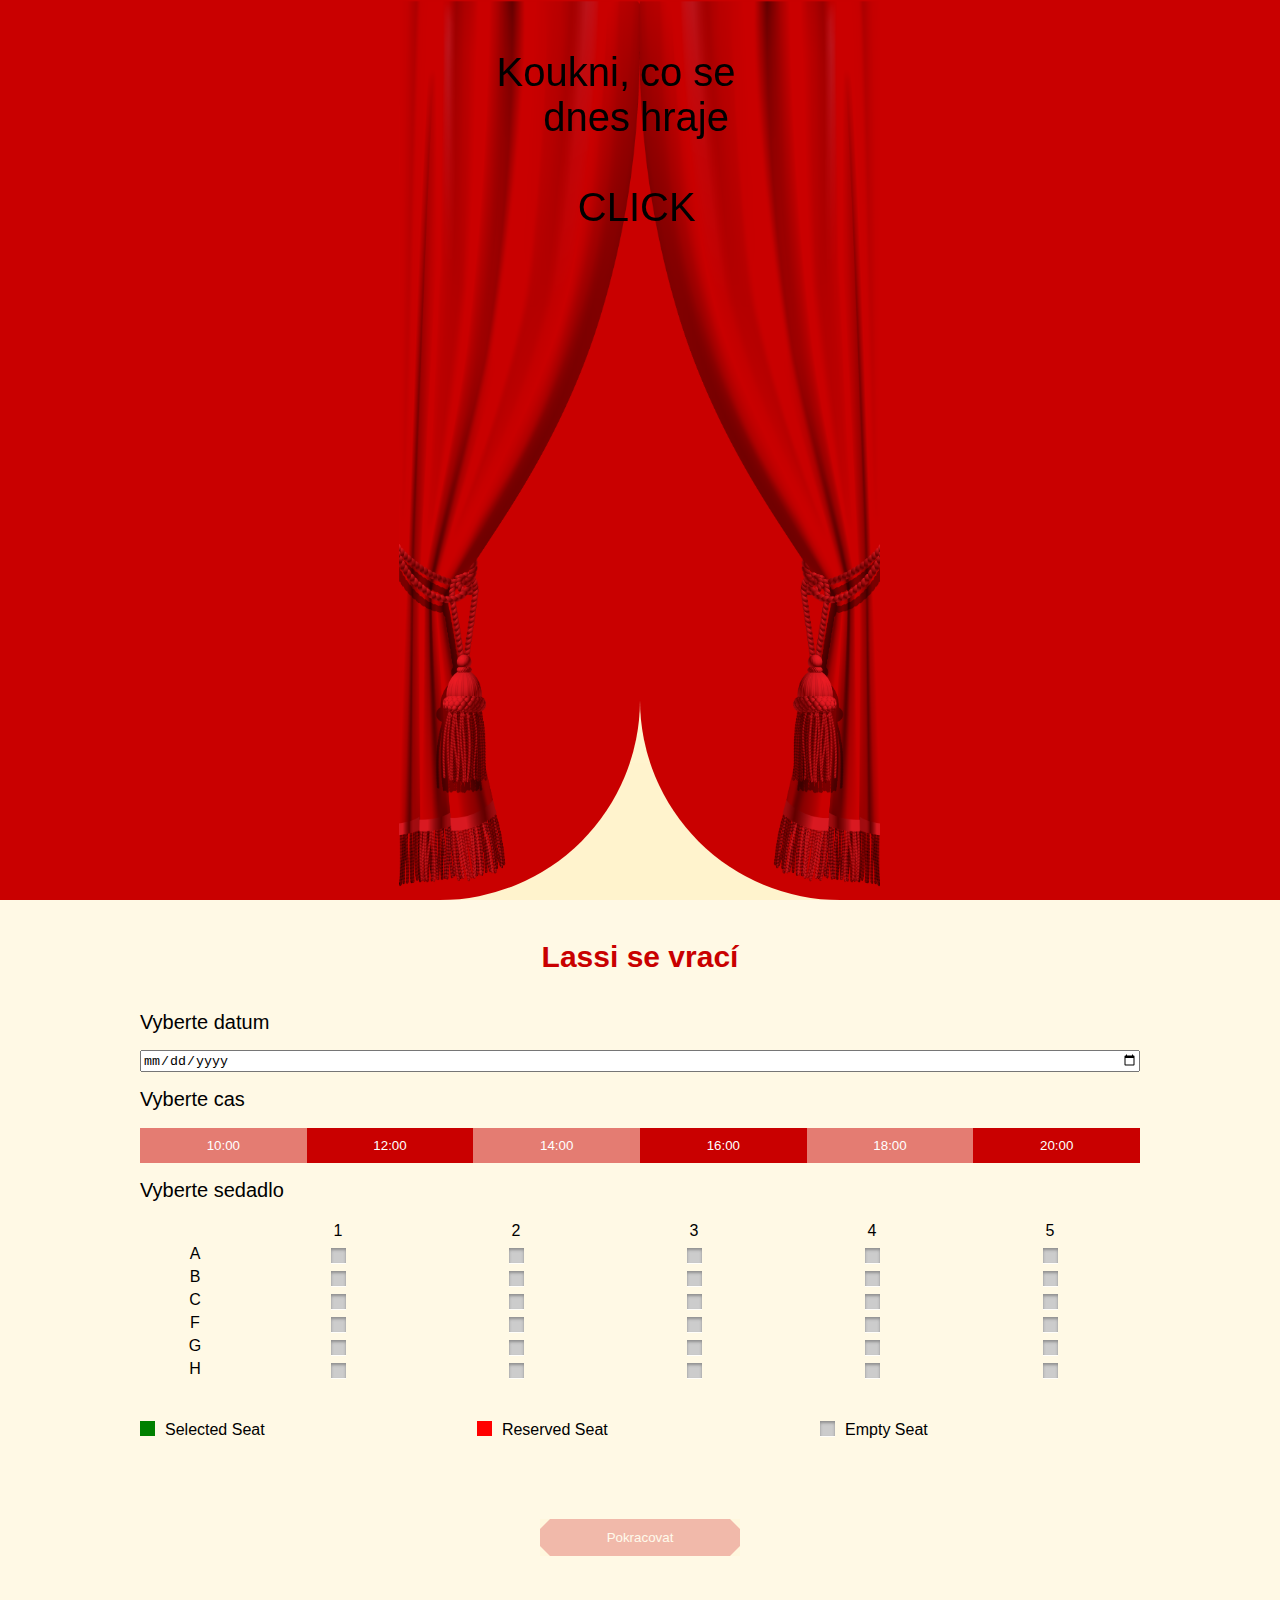
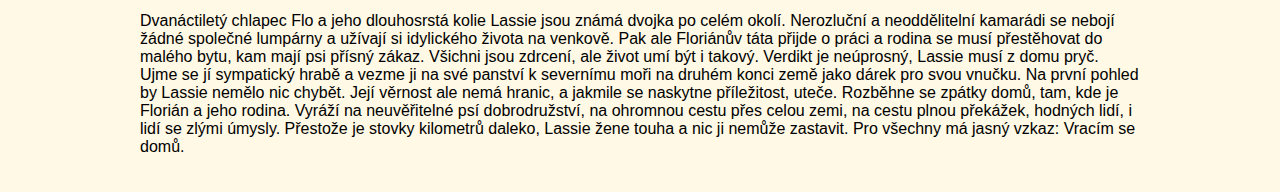
<file: task 2 NOK/index.html>
<!DOCTYPE html>
<html lang="cs">

<head>
    <meta charset="utf-8">
    <meta name="viewport" content="width=device-width, initial-scale=1">
    <title>Witty</title>
    <link rel="stylesheet" href="./style.css">
</head>

<body>
<!-- <body onload="onLoaderFunc()"> -->

<!-- The parent component -->
<div class="curtain">
	
  <!-- The component wrapper -->
  <div class="curtain__wrapper">
     
    <!-- The checkbox hack! -->
    <input type="checkbox" checked class="hidden-checkbox" id="moveCurtains">
    
    <!-- The left curtain panel -->
    <div class="curtain__panel curtain__panel--left">
      <p class="curtain-text"><span>Koukni,</span><br><span>dnes</span><br><br>CLI</p>
    </div> <!-- curtain__panel -->
    
    <!-- The prize behind the curtain panels -->
    <div class="curtain__prize">
      <iframe width="560" height="315" src="https://www.youtube.com/embed/c1P44Qr6gyI?autoplay=1&mute=1&controls=0&loop=1" title="YouTube video player" frameborder="0" allow="accelerometer; autoplay; clipboard-write; encrypted-media; gyroscope; picture-in-picture" allowfullscreen></iframe>
    </div> <!-- curtain__prize -->
    
    <!-- The right curtain panel -->
    <div class="curtain__panel curtain__panel--right">
      <p class="curtain-text">co se <br>hraje<br><br>CK</p>
    </div> <!-- curtain__panel -->
    
  </div> <!-- curtain__wrapper -->
  
</div> <!-- curtain -->


<section>
  
  <h1>Lassi se vrací</h1>

  <h2>Vyberte datum</h2>
  <input type="date" id="date" required>
  
  <h2>Vyberte cas</h2>
<div class="d-flex">
  <button type="button" value="10:00" class="time">10:00</button>
  <button type="button" value="12:00" class="time">12:00</button>
  <button type="button" value="14:00" class="time">14:00</button>
  <button type="button" value="16:00" class="time">16:00</button>
  <button type="button" value="18:00" class="time">18:00</button>
  <button type="button" value="20:00" class="time">20:00</button>
</div>

  <h2>Vyberte sedadlo</h2>
  <table id="seatsBlock" class="seatsBlock">
    
    <tr>
      <td></td>
      <td>1</td>
      <td>2</td>
      <td>3</td>
      <td>4</td>
      <td>5</td>
    </tr>
    
    <tr>
      <td>A</td>
      <td><input type="checkbox" class="seats" value="A1"></td>
      <td><input type="checkbox" class="seats" value="A2"></td>
      <td><input type="checkbox" class="seats" value="A3"></td>
      <td><input type="checkbox" class="seats" value="A4"></td>
      <td><input type="checkbox" class="seats" value="A5"></td>
      
     <tr>
       <td>B</td>
       <td><input type="checkbox" class="seats" value="B1"></td>
       <td><input type="checkbox" class="seats" value="B2"></td>
       <td><input type="checkbox" class="seats" value="B3"></td>
       <td><input type="checkbox" class="seats" value="B4"></td>
       <td><input type="checkbox" class="seats" value="B5"></td>
      </tr>
      
      <tr>
        <td>C</td>
        <td><input type="checkbox" class="seats" value="C1"></td>
        <td><input type="checkbox" class="seats" value="C2"></td>
        <td><input type="checkbox" class="seats" value="C3"></td>
        <td><input type="checkbox" class="seats" value="C4"></td>
        <td><input type="checkbox" class="seats" value="C5"></td>
      </tr>
      
      <tr>
       <td>F</td>
       <td><input type="checkbox" class="seats" value="F1"></td>
       <td><input type="checkbox" class="seats" value="F2"></td>
       <td><input type="checkbox" class="seats" value="F3"></td>
       <td><input type="checkbox" class="seats" value="F4"></td>
       <td><input type="checkbox" class="seats" value="F5"></td>
   </tr>
   
   <tr>
     <td>G</td>
       <td><input type="checkbox" class="seats" value="G1"></td>
       <td><input type="checkbox" class="seats" value="G2"></td>
       <td><input type="checkbox" class="seats" value="G3"></td>
       <td><input type="checkbox" class="seats" value="G4"></td>
       <td><input type="checkbox" class="seats" value="G5"></td>
   </tr>
     
   <tr>
       <td>H</td>
       <td><input type="checkbox" class="seats" value="H1"></td>
       <td><input type="checkbox" class="seats" value="H2"></td>
       <td><input type="checkbox" class="seats" value="H3"></td>
       <td><input type="checkbox" class="seats" value="H4"></td>
       <td><input type="checkbox" class="seats" value="H5"></td>
      </tr>      
      
    </table>
    <div class="d-flex">
      <div class="smallBox greenBox">Selected Seat</div> <br/>
      <div class="smallBox redBox">Reserved Seat</div><br/>
      <div class="smallBox emptyBox">Empty Seat</div><br/>
    </div>
    

  
  <button id="send" class="send">Pokracovat</button>
  <p>Dvanáctiletý chlapec Flo a jeho dlouhosrstá kolie Lassie jsou známá dvojka po celém okolí. Nerozluční a neoddělitelní kamarádi se nebojí žádné společné lumpárny a užívají si idylického života na venkově. Pak ale Floriánův táta přijde o práci a rodina se musí přestěhovat do malého bytu, kam mají psi přísný zákaz. Všichni jsou zdrcení, ale život umí být i takový. Verdikt je neúprosný, Lassie musí z domu pryč. Ujme se jí sympatický hrabě a vezme ji na své panství k severnímu moři na druhém konci země jako dárek pro svou vnučku. Na první pohled by Lassie nemělo nic chybět. Její věrnost ale nemá hranic, a jakmile se naskytne příležitost, uteče. Rozběhne se zpátky domů, tam, kde je Florián a jeho rodina. Vyráží na neuvěřitelné psí dobrodružství, na ohromnou cestu přes celou zemi, na cestu plnou překážek, hodných lidí, i lidí se zlými úmysly. Přestože je stovky kilometrů daleko, Lassie žene touha a nic ji nemůže zastavit. Pro všechny má jasný vzkaz: Vracím se domů. </p>
</section>


<script src="./main.js"></script>

</body>

</html>
</file>
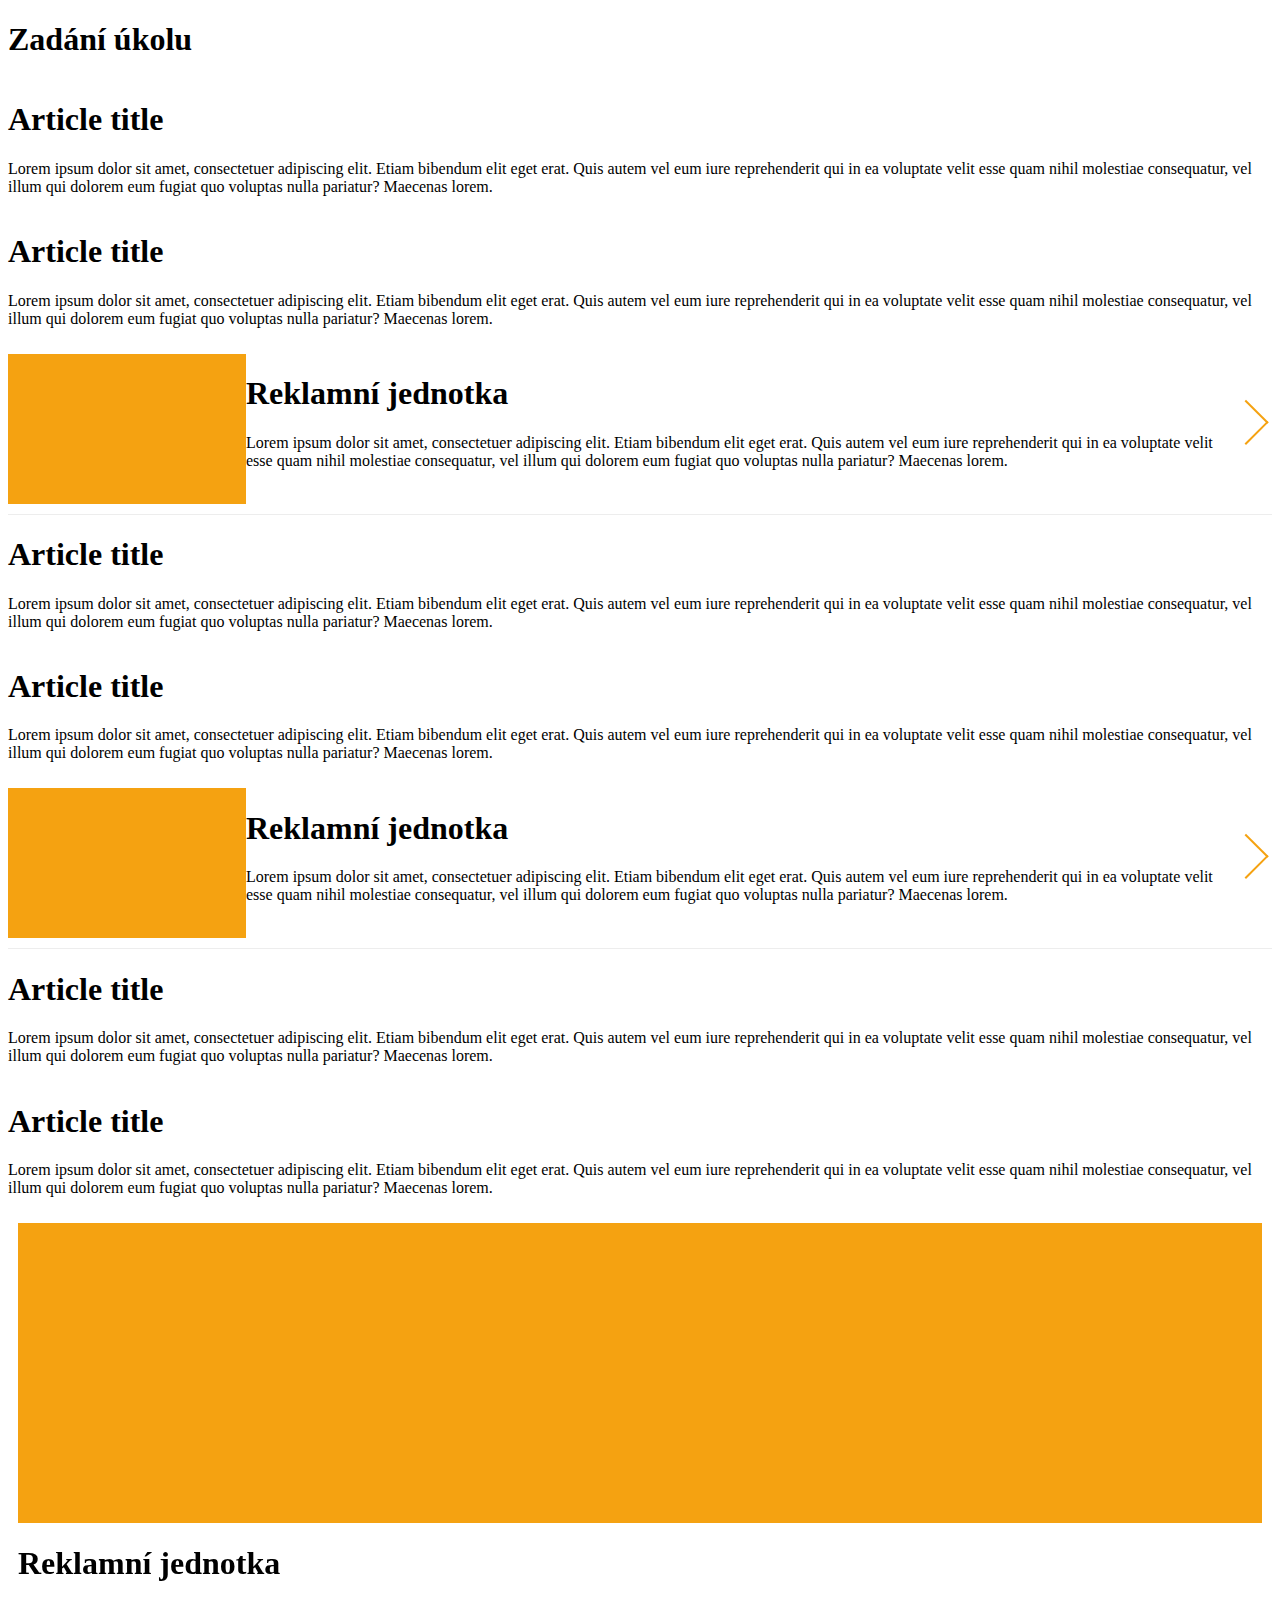
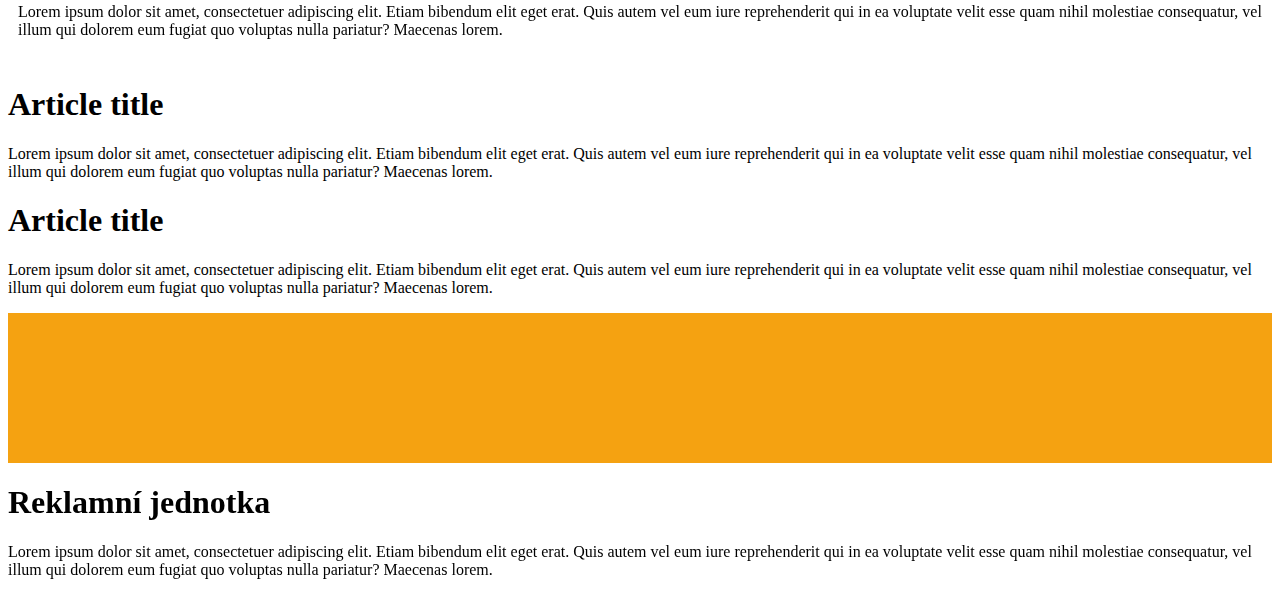
<file: task_1_OK/task.html>
<!doctype html>

<html prefix="og: http://ogp.me/ns#">

  <head>

    <meta charset="utf-8">

    <meta name="viewport" content="width=device-width, initial-scale=1">

    <link href="https://fonts.googleapis.com/css?family=Roboto" rel="stylesheet">

    <link rel="stylesheet" type="text/css" href="http://advert.performax.cz/milos/task-junior/styles.css">

    <title>Task Junior</title>

  </head>

  <body>

  	<div class="task-assignment">

  		<h1>Zadání úkolu</h1>

  		<!-- <p>1. Nakódujte reklamní jednotky podle grafického návrhu.CSS styly nezapisujte inline. Snažte se nepoužívat floatování, ale použijte třeba flexbox. Zachovejte fonty a barvy, jako jsou použity ve zbytku dokumentu.</p> -->

  		<!-- <p>2. Prostor pro Váš kód je vymezen pomocí komentáře v kódu tohoto dokumentu (před zavíracím tagem "body" souboru task.html). </p> -->

  		<!-- <p>3. Šipky u reklamních jednotek v hlavním výpisů článků nakreslete pomocí CSS s využitím pseudo elemetu (::before, ::after): <a href="https://www.w3schools.com/css/css_pseudo_classes.asp" target="_blank">CSS Pseudo Elements </a></li></p> -->

  		<!-- <p>4. Pomocí JavaScriptu Vámi vytvořené reklamní jednotky umístěte na správné pozice v HTML dokumentu tak, jak je vidět v grafickém návrhu.</p> -->

  		<!-- <p>5. Udělejte pravý sloupec (class="side-wrap") sticky, aby byl při scrollování přilepený k horní části obrazovky.</p> -->

  		<!-- <p>6. Kvůli správné funkčnosti pracujte prosím s vypnutým Adblockem a připojeni k internetu</p> -->

  		<!-- <p>7. Doporučuji prostudovat si základy CSS a JS například z následujících zdrojů:

				<a href="https://www.w3schools.com/css/default.asp" target="_blank">CSS, </a></li>

				<a href="https://www.w3schools.com/js/default.asp"  target="_blank">JavaScript</a></li>

		</p> -->

  	</div>

  	<div class="main-wrap">

  		<div class="content-wrap">

	  		<div class="article-list">

	  			<div class="article">

	  				<div class="img-wrap">

	  					<div class="img"></div>

	  				</div>

	  				<div class="text-wrap">

		  				<h1>Article title</h1>

		  				<p>Lorem ipsum dolor sit amet, consectetuer adipiscing elit. Etiam bibendum elit eget erat. Quis autem vel eum iure reprehenderit qui in ea voluptate velit esse quam nihil molestiae consequatur, vel illum qui dolorem eum fugiat quo voluptas nulla pariatur? Maecenas lorem.</p>

		  			</div>	 			

	  			</div>

	  			<div class="article">

	  				<div class="img-wrap">

	  					<div class="img"></div>

	  				</div>

	  				<div class="text-wrap">

		  				<h1>Article title</h1>

		  				<p>Lorem ipsum dolor sit amet, consectetuer adipiscing elit. Etiam bibendum elit eget erat. Quis autem vel eum iure reprehenderit qui in ea voluptate velit esse quam nihil molestiae consequatur, vel illum qui dolorem eum fugiat quo voluptas nulla pariatur? Maecenas lorem.</p>

		  			</div>	 			

	  			</div>

	  			<div class="article">

	  				<div class="img-wrap">

	  					<div class="img"></div>

	  				</div>

	  				<div class="text-wrap">

		  				<h1>Article title</h1>

		  				<p>Lorem ipsum dolor sit amet, consectetuer adipiscing elit. Etiam bibendum elit eget erat. Quis autem vel eum iure reprehenderit qui in ea voluptate velit esse quam nihil molestiae consequatur, vel illum qui dolorem eum fugiat quo voluptas nulla pariatur? Maecenas lorem.</p>

		  			</div>	 			

	  			</div>

	  			<div class="article">

	  				<div class="img-wrap">

	  					<div class="img"></div>

	  				</div>

	  				<div class="text-wrap">

		  				<h1>Article title</h1>

		  				<p>Lorem ipsum dolor sit amet, consectetuer adipiscing elit. Etiam bibendum elit eget erat. Quis autem vel eum iure reprehenderit qui in ea voluptate velit esse quam nihil molestiae consequatur, vel illum qui dolorem eum fugiat quo voluptas nulla pariatur? Maecenas lorem.</p>

		  			</div>	 			

	  			</div>

	  			<div class="article">

	  				<div class="img-wrap">

	  					<div class="img"></div>

	  				</div>

	  				<div class="text-wrap">

		  				<h1>Article title</h1>

		  				<p>Lorem ipsum dolor sit amet, consectetuer adipiscing elit. Etiam bibendum elit eget erat. Quis autem vel eum iure reprehenderit qui in ea voluptate velit esse quam nihil molestiae consequatur, vel illum qui dolorem eum fugiat quo voluptas nulla pariatur? Maecenas lorem.</p>

		  			</div>	 			

	  			</div>

	  			<div class="article">

	  				<div class="img-wrap">

	  					<div class="img"></div>

	  				</div>

	  				<div class="text-wrap">

		  				<h1>Article title</h1>

		  				<p>Lorem ipsum dolor sit amet, consectetuer adipiscing elit. Etiam bibendum elit eget erat. Quis autem vel eum iure reprehenderit qui in ea voluptate velit esse quam nihil molestiae consequatur, vel illum qui dolorem eum fugiat quo voluptas nulla pariatur? Maecenas lorem.</p>

		  			</div>	 			

	  			</div>

	  		</div>

  		</div>

  		<div class="side-wrap">

  		</div>

  		

  	</div>

  	<div class="bottom-wrap">

  			<div class="article-list-bottom">

	  			<div class="article-bottom">

	  				<div class="img-wrap">

	  					<div class="img"></div>

	  				</div>

	  				<div class="text-wrap">

		  				<h1>Article title</h1>

		  				<p>Lorem ipsum dolor sit amet, consectetuer adipiscing elit. Etiam bibendum elit eget erat. Quis autem vel eum iure reprehenderit qui in ea voluptate velit esse quam nihil molestiae consequatur, vel illum qui dolorem eum fugiat quo voluptas nulla pariatur? Maecenas lorem.</p>

		  			</div>	 			

	  			</div>

	  			<div class="article-bottom">

	  				<div class="img-wrap">

	  					<div class="img"></div>

	  				</div>

	  				<div class="text-wrap">

		  				<h1>Article title</h1>

		  				<p>Lorem ipsum dolor sit amet, consectetuer adipiscing elit. Etiam bibendum elit eget erat. Quis autem vel eum iure reprehenderit qui in ea voluptate velit esse quam nihil molestiae consequatur, vel illum qui dolorem eum fugiat quo voluptas nulla pariatur? Maecenas lorem.</p>

		  			</div>	 			

	  			</div>

	  		</div>

  		</div>



  	<!-- POD TÍMTO KOMENTÁŘEM JE PROSTOR PRO VÁŠ KÓD: -->

	<style>
		/* internal css patri do head */
		:root {
			--witty-orange: #f5a211;
			--witty-text: #333;
			--witty-border: #ededed;
		}
		
		.advertising .img-wrap {
			background-color: var(--witty-orange);
			height: 150px;
		}
		.article-list {
			display: flex;
			flex-direction: column;
		}
		.article:nth-child(-n+2) {
			order: 0;
		}
		.article.advertising:first-child {
			order: 1;
		}
		.article:nth-child(3), .article:nth-child(4) {
			order: 2;
		}
		.article.advertising:last-child {
			order: 3;
		}
		.article:nth-child(5), .article:nth-child(6) {
			order: 4;
		}

		/* content */
		.article-list .advertising {
			display: flex;
			flex-direction: row;
			padding: 10px 0;
			border-bottom: 1px solid var(--witty-border);
		}
		.advertising {
			position: relative;
		}
		.article-list .advertising .text-wrap {
			padding-right: 50px;
		}
		.article-list .advertising .img-wrap {
			min-width: 238px;
		}
		.article-list .advertising:after {
			content: "";
			position: absolute;
			top: 50%;
			right: 10px;
			transform: rotate(45deg) translate(-50%,-50%);
			height: 30px;
			width: 30px;
			border-top: 2px solid var(--witty-orange);
			border-right: 2px solid var(--witty-orange);
		}

		/* side */
		.side-wrap {
			position: sticky;
			top: 0;
			padding: 10px;
		}
		.side-wrap .img-wrap{
			height: 300px;
		}

		/* bottom */
		.article-bottom:nth-of-type(2) {
			order: 3;
		}

	</style>

	<script>

		var articleList = document.getElementsByClassName("article-list")[0];
		var articleListSide = document.getElementsByClassName("side-wrap")[0];
		var articleListBottom = document.getElementsByClassName("article-list-bottom")[0];
		var article = document.getElementsByClassName("article");
		var advertising;
		
		function createAdvertising(id) {
			advertising = document.createElement("div");
			var adImg = document.createElement("div");
			var adText = document.createElement("div");
			var adH1 = document.createElement("h1");
			var adPar = document.createElement("p");
			
			adH1.append('Reklamní jednotka');
			adPar.append("Lorem ipsum dolor sit amet, consectetuer adipiscing elit. Etiam bibendum elit eget erat. Quis autem vel eum iure reprehenderit qui in ea voluptate velit esse quam nihil molestiae consequatur, vel illum qui dolorem eum fugiat quo voluptas nulla pariatur? Maecenas lorem.");
			
			advertising.appendChild(adImg);
			advertising.appendChild(adText);
			adText.appendChild(adH1);
			adText.appendChild(adPar);
			adImg.classList.add("img-wrap");
			adText.classList.add("text-wrap");
			advertising.classList.add("advertising");
			advertising.setAttribute("id", "ad"+id);
			appendAdvertising();
		}
		
		function appendAdvertising() {
			switch (advertising.getAttribute("id")) {
				case "ad2":
					articleListSide.append(advertising);
					
					break;
				case "ad3":
					articleListBottom.append(advertising);
					advertising.classList.add("article-bottom");
					advertising.style.order = "2";
				break;
				default:
					articleList.append(advertising);
					advertising.classList.add("article");
			}
		}

		for (let index = 0; index < 4; index++) {
			createAdvertising(index);
		}

	</script>

  </body>

</html>
</file>
<file: task 2 NOK/style.css>
:root {
  --bg: rgba(255,196,0, 0.1);
  --curtain: #c90000;
}
h1 {
    text-align: center;
    color: var(--curtain);
    transition: opacity 1s;
    animation: example 5s linear;
    font-size: 30px;
}
@keyframes example {
    from {opacity: 0;}
    to {opacity: 1;}
  }
h2{
  font-size: 20px;
  font-weight: 300;
}
.trailer {
    width: 100vw;
    height: 50vh;
}

.inputForm {
  text-align: center;
}

body
{
  font-family: "Helvetica Neue",Helvetica,Arial,sans-serif;
  margin: 0;
  background-color: var(--bg);
  accent-color: var(--curtain);
}

iframe{
  width: 100%;
  height: 100vh;
}

section {
  display: flex;
  flex-direction: column;
  flex-wrap: wrap;
  justify-content: center;
  padding: 20px;
  max-width: 1000px;
  margin: auto;
}

.screen
{
  width:100%;
  height:20px;
  background:#4388cc;
  color:#fff;
  line-height:20px;
  font-size:15px;
}
.smallBox {
  flex-grow: 1;
  margin: 40px auto;
}
.smallBox::before
{
  content:"";
  width:15px;
  height:15px;
  float:left;
  margin-right:10px;
}
.greenBox::before
{
  content:"";
  background:Green;
}
.redBox::before
{
  content:"";
  background:Red;
}
.emptyBox::before
{
  content="";
  box-shadow: inset 0px 2px 3px 0px rgba(0, 0, 0, .3), 0px 1px 0px 0px rgba(255, 255, 255, .8);
    background-color:#ccc;
}

.seats
{
  border:1px solid red;background:yellow;

} 




.seatGap
{
  width:40px;
}

.seatVGap
{
  height:40px;
}

table
{
  text-align:center;
}


.Displaytable
{
  text-align:center;
}
.Displaytable td, .Displaytable th {
    border: 1px solid;
    text-align: left;
}

textarea
{
  border:none;
  background:transparent;
}



.seatsBlock input[type=checkbox] {
    width:0px;
    margin-right:18px;
}

.seatsBlock input[type=checkbox]:before {
    content: "";
    width: 15px;
    height: 15px;
    display: inline-block;
    vertical-align:middle;
    text-align: center;
    box-shadow: inset 0px 2px 3px 0px rgba(0, 0, 0, .3), 0px 1px 0px 0px rgba(255, 255, 255, .8);
    background-color:#ccc;
}

.seatsBlock input[type=checkbox]:checked:before {
    background-color:Green;
    font-size: 15px;
}




.curtain {
  width: 100%;
  height: 100vh;
  overflow: hidden;
}
  
.curtain__wrapper {
  width: 100%;
  height: 100%;
}
      
.curtain__panel {
  background: var(--curtain);
  /* background: transparent; */
  width: 50%;
  height: 100vh;
  float: left;
  position: relative;
  z-index: 2;
  transition: all 2s linear;
}
  
.curtain__prize {
  background: var(--bg);
  position: absolute;
  z-index: 1;
  width: 100%;
  height: 100%;
  display: flex;
}

input[type=checkbox].hidden-checkbox {
  position: absolute;
  cursor: pointer;
  width: 100%;
  height: 100%;
  z-index: 100;
  opacity: 0;
  margin: 0;
}
input[type=checkbox].hidden-checkbox:checked ~ div.curtain__panel--left {
  transform: translateX(0);
  background: var(--curtain);
  background-image: url('./favpng_theater-drapes-and-stage-curtains.png');
  background-position: right;
  background-repeat: no-repeat;
  background-size: contain;
  border-radius: 0 0 200px 0;
}

input[type=checkbox].hidden-checkbox:checked ~ div.curtain__panel--right {
  transform: translateX(0);
  background: var(--curtain);
  background-position: left;
  background-repeat: no-repeat;
  background-size: contain;
  background-image: url('./favpng_theater-drapes-and-stage-curtainsRigth.png');
  border-radius: 0 0 0 200px;
}
.curtain__panel--left {
  transform: translateX(-95%);
}

.curtain__panel--right {
  transform: translateX(95%);
}
.curtain__panel--left .curtain-text, .curtain__panel--right .curtain-text {
  visibility: hidden;
}

input[type=checkbox].hidden-checkbox:checked ~ div.curtain__panel--left .curtain-text, input[type=checkbox].hidden-checkbox:checked ~ div.curtain__panel--right .curtain-text {
  visibility: visible;
}

.curtain-text {
  color: black;
  font-size: 40px;
  font-weight: 500;
  margin-top: 50px;
}
.curtain__panel--left .curtain-text {
  text-align: right;
}
.curtain__panel--left .curtain-text span {
  padding-right: 10px;
  text-align: right;
}

.d-flex {
  display: flex;
}
.d-flex button {
  flex-grow: 1;
  border: none;
  background-color: #c90000;
  color: white;
  padding: 10px 5px;
}
.d-flex button:nth-of-type(odd) {
  flex-grow: 1;
  border: none;
  background-color: rgba(201, 0, 0, 0.5);
}
.send {
  width: 200px;
  margin: 50px auto;
  position: relative;
  background-color: var(--curtain);
  border: none;
  color: white;
}
.send:disabled {
  opacity: 0.25;
}
.send:before {
  content: "";
  width: 180px;
  height: 0;
  position: absolute;
  top: -10px;
  left: 0;
  border-bottom: 10px solid var(--curtain);
  border-left: 10px solid var(--bg);
  border-right: 10px solid var(--bg);
}

.send:after {
  content: "";
  width: 180px;
  height: 0;
  position: absolute;
  bottom: -10px;
  left: 0;
  border-top: 10px solid var(--curtain);
  border-left: 10px solid var(--bg);
  border-right: 10px solid var(--bg);
}
</file>
